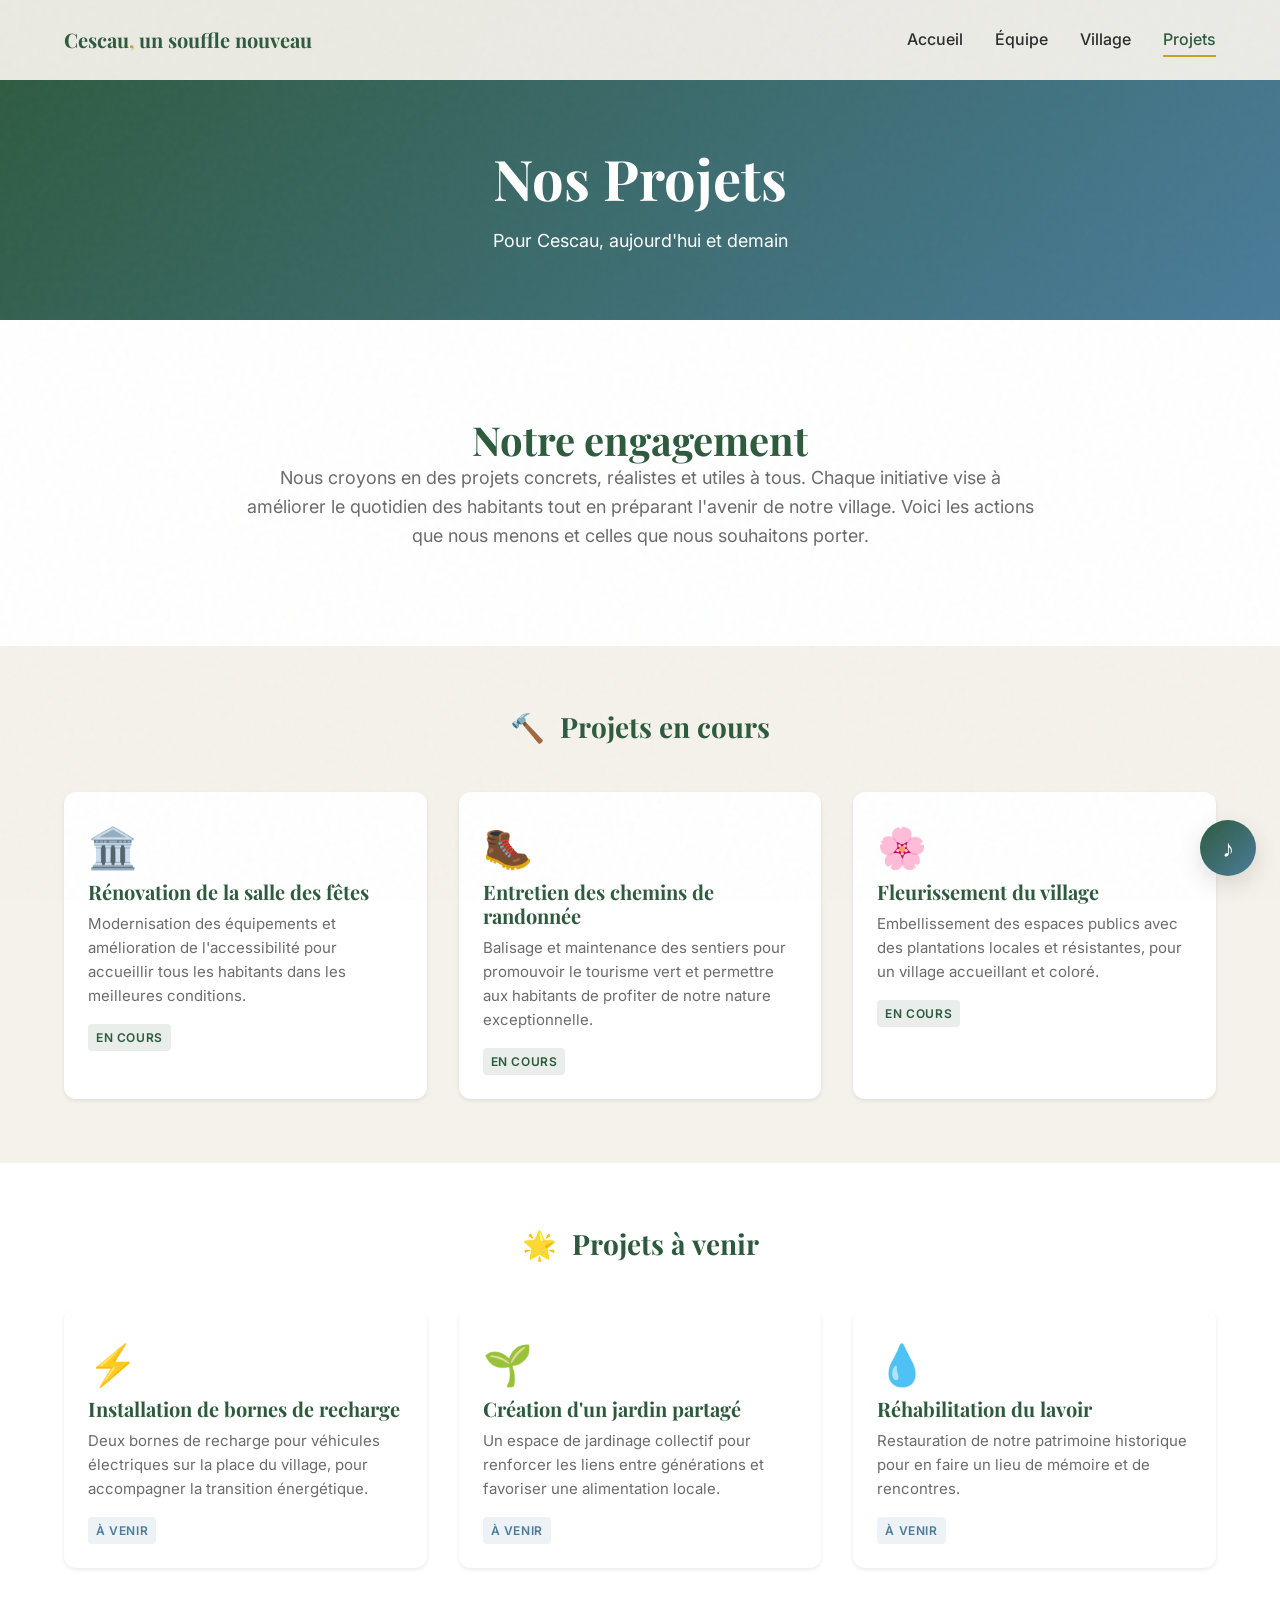
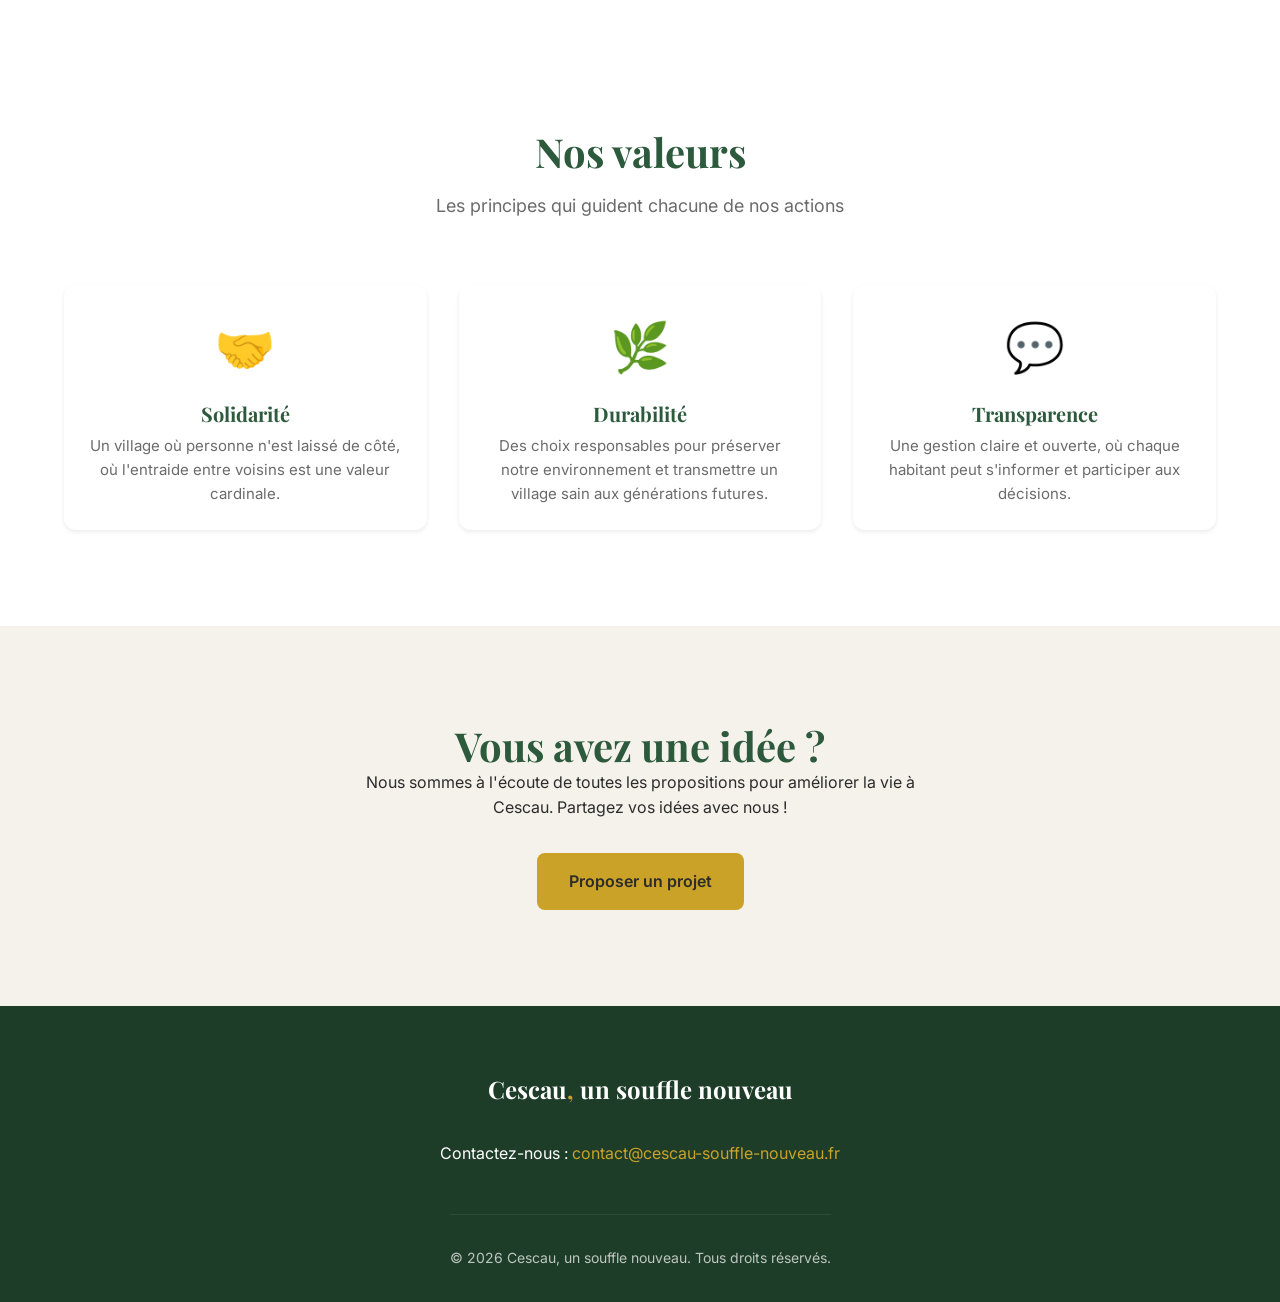
<file: projets.html>
<!DOCTYPE html>
<html lang="fr">
<head>
  <meta charset="UTF-8">
  <meta name="viewport" content="width=device-width, initial-scale=1.0">
  <meta name="description" content="Découvrez les projets de la liste Cescau, un souffle nouveau - Nos actions en cours et nos initiatives pour l'avenir du village.">
  
  <title>Nos Projets - Cescau, un souffle nouveau</title>
  
  <!-- Fonts -->
  <link rel="preconnect" href="https://fonts.googleapis.com">
  <link rel="preconnect" href="https://fonts.gstatic.com" crossorigin>
  <link href="https://fonts.googleapis.com/css2?family=Inter:wght@300;400;500;600;700&family=Playfair+Display:wght@400;500;600;700&display=swap" rel="stylesheet">
  
  <!-- Styles -->
  <link rel="stylesheet" href="css/style.css">
</head>
<body>
  <!-- Header -->
  <header class="header">
    <div class="container">
      <a href="index.html" class="logo">Cescau<span>,</span> un souffle nouveau</a>
      
      <button class="menu-toggle" aria-label="Menu" aria-expanded="false">
        <span></span>
        <span></span>
        <span></span>
      </button>
      
      <nav class="nav" role="navigation">
        <ul class="nav-list">
          <li><a href="index.html" class="nav-link">Accueil</a></li>
          <li><a href="equipe.html" class="nav-link">Équipe</a></li>
          <li><a href="village.html" class="nav-link">Village</a></li>
          <li><a href="projets.html" class="nav-link">Projets</a></li>
        </ul>
      </nav>
    </div>
  </header>

  <main style="transition: opacity 0.15s ease;">
  <!-- Page Hero -->
  <section class="page-hero">
    <div class="container">
      <h1 class="reveal">Nos Projets</h1>
      <p class="reveal">Pour Cescau, aujourd'hui et demain</p>
    </div>
  </section>

  <!-- Introduction -->
  <section class="section" style="background-color: var(--text-light);">
    <div class="container text-center">
      <div class="reveal" style="max-width: 800px; margin: 0 auto;">
        <h2>Notre engagement</h2>
        <p style="font-size: 1.125rem; color: var(--text-muted);">
          Nous croyons en des projets concrets, réalistes et utiles à tous. Chaque initiative 
          vise à améliorer le quotidien des habitants tout en préparant l'avenir de notre village. 
          Voici les actions que nous menons et celles que nous souhaitons porter.
        </p>
      </div>
    </div>
  </section>

  <!-- Current Projects -->
  <div class="projects-section">
    <div class="container">
      <h3 class="reveal"><span class="icon">🔨</span> Projets en cours</h3>
      <div class="grid grid-3" id="projects-current">
        <!-- Current projects will be populated by JavaScript from data/projects.json -->
        <p class="text-center text-muted">Chargement des projets...</p>
      </div>
    </div>
  </div>

  <!-- Upcoming Projects -->
  <div class="projects-section">
    <div class="container">
      <h3 class="reveal"><span class="icon">🌟</span> Projets à venir</h3>
      <div class="grid grid-3" id="projects-upcoming">
        <!-- Upcoming projects will be populated by JavaScript from data/projects.json -->
        <p class="text-center text-muted">Chargement des projets...</p>
      </div>
    </div>
  </div>

  <!-- Values Section -->
  <section class="section" style="background-color: var(--text-light);">
    <div class="container">
      <div class="section-header reveal">
        <h2>Nos valeurs</h2>
        <p>Les principes qui guident chacune de nos actions</p>
      </div>
      
      <div class="grid grid-3">
        <div class="card reveal">
          <div class="card-content text-center">
            <span style="font-size: 3rem; display: block; margin-bottom: var(--space-md);">🤝</span>
            <h4 class="card-title">Solidarité</h4>
            <p class="card-text">Un village où personne n'est laissé de côté, où l'entraide entre voisins est une valeur cardinale.</p>
          </div>
        </div>
        
        <div class="card reveal">
          <div class="card-content text-center">
            <span style="font-size: 3rem; display: block; margin-bottom: var(--space-md);">🌿</span>
            <h4 class="card-title">Durabilité</h4>
            <p class="card-text">Des choix responsables pour préserver notre environnement et transmettre un village sain aux générations futures.</p>
          </div>
        </div>
        
        <div class="card reveal">
          <div class="card-content text-center">
            <span style="font-size: 3rem; display: block; margin-bottom: var(--space-md);">💬</span>
            <h4 class="card-title">Transparence</h4>
            <p class="card-text">Une gestion claire et ouverte, où chaque habitant peut s'informer et participer aux décisions.</p>
          </div>
        </div>
      </div>
    </div>
  </section>

  <!-- Call to Action -->
  <section class="section">
    <div class="container text-center">
      <div class="reveal">
        <h2>Vous avez une idée ?</h2>
        <p style="max-width: 600px; margin: 0 auto var(--space-xl);">
          Nous sommes à l'écoute de toutes les propositions pour améliorer 
          la vie à Cescau. Partagez vos idées avec nous !
        </p>
        <a href="mailto:contact@cescau-souffle-nouveau.fr" class="btn btn-primary">Proposer un projet</a>
      </div>
    </div>
  </section>
  </main>

  <!-- Footer -->
  <footer class="footer">
    <div class="container">
      <div class="footer-content">
        <div class="footer-logo">Cescau<span>,</span> un souffle nouveau</div>
        <p class="footer-contact">
          Contactez-nous : <a href="mailto:contact@cescau-souffle-nouveau.fr">contact@cescau-souffle-nouveau.fr</a>
        </p>
        <p class="footer-bottom">© 2026 Cescau, un souffle nouveau. Tous droits réservés.</p>
      </div>
    </div>
  </footer>

  <!-- Scripts -->
  <script src="js/main.js"></script>
  <script src="js/audio-player.js"></script>
</body>
</html>
</file>
<file: css/style.css>
/* ========================================
   Cescau, un souffle nouveau - Main Styles
   ======================================== */

/* ----------------------------------------
   CSS Custom Properties (Design Tokens)
   ---------------------------------------- */
:root {
  /* Colors - Ariège Mountain Palette */
  --green-forest: #2D5A3D;
  --green-forest-light: #3D7A52;
  --green-forest-dark: #1E3D29;
  --blue-mountain: #4A7C9B;
  --blue-mountain-light: #6A9CB8;
  --blue-mountain-dark: #3A6278;
  --cream: #F5F2EB;
  --cream-dark: #E8E4DA;
  --gold-accent: #C9A227;
  --gold-accent-light: #D9B847;
  --text-dark: #2C2C2C;
  --text-light: #FFFFFF;
  --text-muted: #6B6B6B;
  
  /* Typography */
  --font-heading: 'Playfair Display', Georgia, 'Times New Roman', serif;
  --font-body: 'Inter', -apple-system, BlinkMacSystemFont, 'Segoe UI', Roboto, sans-serif;
  
  /* Spacing */
  --space-xs: 0.25rem;
  --space-sm: 0.5rem;
  --space-md: 1rem;
  --space-lg: 1.5rem;
  --space-xl: 2rem;
  --space-2xl: 3rem;
  --space-3xl: 4rem;
  --space-4xl: 6rem;
  
  /* Borders & Shadows */
  --radius-sm: 4px;
  --radius-md: 8px;
  --radius-lg: 12px;
  --radius-xl: 20px;
  --shadow-sm: 0 2px 4px rgba(0, 0, 0, 0.08);
  --shadow-md: 0 4px 12px rgba(0, 0, 0, 0.1);
  --shadow-lg: 0 8px 24px rgba(0, 0, 0, 0.12);
  --shadow-xl: 0 12px 36px rgba(0, 0, 0, 0.15);
  
  /* Transitions */
  --transition-fast: 0.15s ease;
  --transition-normal: 0.3s ease;
  --transition-slow: 0.5s ease;
  
  /* Layout */
  --container-max: 1200px;
  --header-height: 80px;
}

/* ----------------------------------------
   CSS Reset & Base Styles
   ---------------------------------------- */
*, *::before, *::after {
  box-sizing: border-box;
  margin: 0;
  padding: 0;
}

html {
  scroll-behavior: smooth;
  font-size: 16px;
}

body {
  font-family: var(--font-body);
  font-size: 1rem;
  line-height: 1.6;
  color: var(--text-dark);
  background-color: var(--cream);
  min-height: 100vh;
  overflow-x: hidden;
}

/* Paper texture overlay */
body::before {
  content: '';
  position: fixed;
  top: 0;
  left: 0;
  width: 100%;
  height: 100%;
  pointer-events: none;
  opacity: 0.03;
  background-image: url("data:image/svg+xml,%3Csvg viewBox='0 0 200 200' xmlns='http://www.w3.org/2000/svg'%3E%3Cfilter id='noise'%3E%3CfeTurbulence type='fractalNoise' baseFrequency='0.65' numOctaves='3' stitchTiles='stitch'/%3E%3C/filter%3E%3Crect width='100%25' height='100%25' filter='url(%23noise)'/%3E%3C/svg%3E");
  z-index: 9999;
}

img {
  max-width: 100%;
  height: auto;
  display: block;
}

a {
  color: inherit;
  text-decoration: none;
}

ul, ol {
  list-style: none;
}

button {
  font-family: inherit;
  cursor: pointer;
  border: none;
  background: none;
}

/* ----------------------------------------
   Typography
   ---------------------------------------- */
h1, h2, h3, h4, h5, h6 {
  font-family: var(--font-heading);
  font-weight: 700;
  line-height: 1.2;
  color: var(--green-forest);
}

h1 {
  font-size: clamp(2rem, 5vw, 3.5rem);
}

h2 {
  font-size: clamp(1.75rem, 4vw, 2.5rem);
}

h3 {
  font-size: clamp(1.25rem, 3vw, 1.75rem);
}

h4 {
  font-size: 1.25rem;
}

p {
  margin-bottom: var(--space-md);
}

p:last-child {
  margin-bottom: 0;
}

.text-center {
  text-align: center;
}

.text-muted {
  color: var(--text-muted);
}

/* ----------------------------------------
   Layout & Container
   ---------------------------------------- */
.container {
  width: 100%;
  max-width: var(--container-max);
  margin: 0 auto;
  padding: 0 var(--space-lg);
}

.section {
  padding: var(--space-4xl) 0;
}

.section-header {
  text-align: center;
  margin-bottom: var(--space-3xl);
}

.section-header h2 {
  margin-bottom: var(--space-md);
}

.section-header p {
  font-size: 1.125rem;
  color: var(--text-muted);
  max-width: 600px;
  margin: 0 auto;
}

/* ----------------------------------------
   Header & Navigation
   ---------------------------------------- */
.header {
  position: fixed;
  top: 0;
  left: 0;
  right: 0;
  height: var(--header-height);
  background-color: rgba(245, 242, 235, 0.95);
  backdrop-filter: blur(10px);
  -webkit-backdrop-filter: blur(10px);
  z-index: 1000;
  transition: box-shadow var(--transition-normal);
}

.header.scrolled {
  box-shadow: var(--shadow-md);
}

.header .container {
  display: flex;
  align-items: center;
  justify-content: space-between;
  height: 100%;
}

.logo {
  font-family: var(--font-heading);
  font-size: 1.25rem;
  font-weight: 700;
  color: var(--green-forest);
}

.logo span {
  color: var(--gold-accent);
}

.nav-list {
  display: flex;
  gap: var(--space-xl);
}

.nav-link {
  position: relative;
  font-weight: 500;
  color: var(--text-dark);
  padding: var(--space-sm) 0;
  transition: color var(--transition-fast);
}

.nav-link::after {
  content: '';
  position: absolute;
  bottom: 0;
  left: 0;
  width: 0;
  height: 2px;
  background-color: var(--gold-accent);
  transition: width var(--transition-normal);
}

.nav-link:hover,
.nav-link.active {
  color: var(--green-forest);
}

.nav-link:hover::after,
.nav-link.active::after {
  width: 100%;
}

/* Mobile Menu Button */
.menu-toggle {
  display: none;
  flex-direction: column;
  justify-content: space-between;
  width: 28px;
  height: 20px;
  padding: 0;
}

.menu-toggle span {
  display: block;
  width: 100%;
  height: 2px;
  background-color: var(--text-dark);
  border-radius: 2px;
  transition: var(--transition-normal);
}

.menu-toggle.active span:nth-child(1) {
  transform: rotate(45deg) translate(6px, 6px);
}

.menu-toggle.active span:nth-child(2) {
  opacity: 0;
}

.menu-toggle.active span:nth-child(3) {
  transform: rotate(-45deg) translate(6px, -6px);
}

/* Mobile Navigation */
@media (max-width: 768px) {
  .menu-toggle {
    display: flex;
  }
  
  .nav {
    position: fixed;
    top: var(--header-height);
    left: 0;
    right: 0;
    bottom: 0;
    background-color: rgba(245, 242, 235, 0.98);
    backdrop-filter: blur(20px);
    -webkit-backdrop-filter: blur(20px);
    display: flex;
    align-items: center;
    justify-content: center;
    opacity: 0;
    visibility: hidden;
    transition: var(--transition-normal);
  }
  
  .nav.open {
    opacity: 1;
    visibility: visible;
  }
  
  .nav-list {
    flex-direction: column;
    align-items: center;
    gap: var(--space-xl);
  }
  
  .nav-link {
    font-size: 1.5rem;
  }
}

/* ----------------------------------------
   Hero Section
   ---------------------------------------- */
.hero {
  position: relative;
  min-height: 100vh;
  display: flex;
  align-items: center;
  justify-content: center;
  text-align: center;
  padding: var(--header-height) var(--space-lg) var(--space-2xl);
  overflow: hidden;
}

.hero-background {
  position: absolute;
  top: 0;
  left: 0;
  width: 100%;
  height: 100%;
  z-index: -2;
}

.hero-background img {
  width: 100%;
  height: 100%;
  object-fit: cover;
  object-position: center top;
}

.hero-overlay {
  position: absolute;
  top: 0;
  left: 0;
  width: 100%;
  height: 100%;
  background: linear-gradient(
    180deg,
    rgba(45, 90, 61, 0.7) 0%,
    rgba(74, 124, 155, 0.6) 50%,
    rgba(245, 242, 235, 0.9) 100%
  );
  z-index: -1;
}

.hero-content {
  max-width: 800px;
}

.hero h1 {
  color: var(--text-light);
  margin-bottom: var(--space-lg);
  text-shadow: 0 2px 20px rgba(0, 0, 0, 0.2);
}

.hero-tagline {
  font-size: clamp(1.125rem, 2.5vw, 1.5rem);
  color: rgba(255, 255, 255, 0.9);
  margin-bottom: var(--space-2xl);
  font-weight: 300;
}

/* Page Hero (smaller) */
.page-hero {
  position: relative;
  padding: calc(var(--header-height) + var(--space-3xl)) var(--space-lg) var(--space-3xl);
  text-align: center;
  background: linear-gradient(135deg, var(--green-forest) 0%, var(--blue-mountain) 100%);
  color: var(--text-light);
}

.page-hero h1 {
  color: var(--text-light);
  margin-bottom: var(--space-md);
}

.page-hero p {
  font-size: 1.125rem;
  opacity: 0.9;
  max-width: 600px;
  margin: 0 auto;
}

/* ----------------------------------------
   Buttons
   ---------------------------------------- */
.btn {
  display: inline-flex;
  align-items: center;
  justify-content: center;
  gap: var(--space-sm);
  padding: var(--space-md) var(--space-xl);
  font-size: 1rem;
  font-weight: 600;
  border-radius: var(--radius-md);
  transition: all var(--transition-normal);
}

.btn-primary {
  background-color: var(--gold-accent);
  color: var(--text-dark);
}

.btn-primary:hover {
  background-color: var(--gold-accent-light);
  transform: translateY(-2px);
  box-shadow: var(--shadow-md);
}

.btn-secondary {
  background-color: transparent;
  color: var(--text-light);
  border: 2px solid var(--text-light);
}

.btn-secondary:hover {
  background-color: var(--text-light);
  color: var(--green-forest);
  transform: translateY(-2px);
}

.btn-outline {
  background-color: transparent;
  color: var(--green-forest);
  border: 2px solid var(--green-forest);
}

.btn-outline:hover {
  background-color: var(--green-forest);
  color: var(--text-light);
  transform: translateY(-2px);
}

/* ----------------------------------------
   Cards
   ---------------------------------------- */
.card {
  background-color: var(--text-light);
  border-radius: var(--radius-lg);
  box-shadow: var(--shadow-sm);
  overflow: hidden;
  transition: all var(--transition-normal);
}

.card:hover {
  transform: translateY(-4px);
  box-shadow: var(--shadow-lg);
}

.card-image {
  position: relative;
  overflow: hidden;
  aspect-ratio: 4/3;
}

.card-image img {
  width: 100%;
  height: 100%;
  object-fit: cover;
  transition: transform var(--transition-slow);
}

.card:hover .card-image img {
  transform: scale(1.05);
}

.card-content {
  padding: var(--space-lg);
}

.card-title {
  font-size: 1.25rem;
  margin-bottom: var(--space-sm);
}

.card-text {
  color: var(--text-muted);
  font-size: 0.9375rem;
}

/* Team Card */
.team-card {
  text-align: center;
}

.team-card .card-image {
  aspect-ratio: 1;
  border-radius: 50%;
  margin: var(--space-lg) auto 0;
  width: 180px;
  height: 180px;
}

.team-card .card-content {
  padding-top: var(--space-md);
}

.team-card .card-role {
  color: var(--gold-accent);
  font-weight: 600;
  font-size: 0.875rem;
  text-transform: uppercase;
  letter-spacing: 0.05em;
  margin-bottom: var(--space-sm);
}

/* Project Card */
.project-card {
  display: flex;
  flex-direction: column;
}

.project-card .card-icon {
  font-size: 2.5rem;
  margin-bottom: var(--space-md);
}

.project-card .card-status {
  display: inline-flex;
  align-items: center;
  gap: var(--space-xs);
  padding: var(--space-xs) var(--space-sm);
  background-color: var(--cream);
  border-radius: var(--radius-sm);
  font-size: 0.75rem;
  font-weight: 600;
  text-transform: uppercase;
  letter-spacing: 0.05em;
  margin-top: auto;
}

.project-card .card-status.current {
  background-color: rgba(45, 90, 61, 0.1);
  color: var(--green-forest);
}

.project-card .card-status.upcoming {
  background-color: rgba(74, 124, 155, 0.1);
  color: var(--blue-mountain);
}

/* Preview Card (Homepage) */
.preview-card {
  position: relative;
}

.preview-card .card-link {
  position: absolute;
  inset: 0;
  z-index: 1;
}

.preview-card .card-arrow {
  position: absolute;
  bottom: var(--space-lg);
  right: var(--space-lg);
  width: 40px;
  height: 40px;
  background-color: var(--gold-accent);
  border-radius: 50%;
  display: flex;
  align-items: center;
  justify-content: center;
  color: var(--text-dark);
  transition: var(--transition-normal);
}

.preview-card:hover .card-arrow {
  transform: translateX(4px);
}

/* ----------------------------------------
   Grid Layouts
   ---------------------------------------- */
.grid {
  display: grid;
  gap: var(--space-xl);
}

.grid-2 {
  grid-template-columns: repeat(2, 1fr);
}

.grid-3 {
  grid-template-columns: repeat(3, 1fr);
}

.grid-4 {
  grid-template-columns: repeat(4, 1fr);
}

@media (max-width: 1024px) {
  .grid-4 {
    grid-template-columns: repeat(3, 1fr);
  }
}

@media (max-width: 768px) {
  .grid-2,
  .grid-3,
  .grid-4 {
    grid-template-columns: repeat(2, 1fr);
  }
}

@media (max-width: 480px) {
  .grid-2,
  .grid-3,
  .grid-4 {
    grid-template-columns: 1fr;
  }
}

/* ----------------------------------------
   Gallery
   ---------------------------------------- */
.gallery-grid {
  display: grid;
  grid-template-columns: repeat(auto-fill, minmax(280px, 1fr));
  gap: var(--space-lg);
}

.gallery-item {
  position: relative;
  border-radius: var(--radius-lg);
  overflow: hidden;
  cursor: pointer;
  aspect-ratio: 4/3;
}

.gallery-item.featured {
  grid-column: span 2;
  grid-row: span 2;
  aspect-ratio: auto;
}

.gallery-item img {
  width: 100%;
  height: 100%;
  object-fit: cover;
  transition: transform var(--transition-slow);
}

.gallery-item:hover img {
  transform: scale(1.05);
}

.gallery-item .gallery-caption {
  position: absolute;
  bottom: 0;
  left: 0;
  right: 0;
  padding: var(--space-lg);
  background: linear-gradient(transparent, rgba(0, 0, 0, 0.7));
  color: var(--text-light);
  transform: translateY(100%);
  transition: transform var(--transition-normal);
}

.gallery-item:hover .gallery-caption {
  transform: translateY(0);
}

/* Featured Ken Burns effect */
.gallery-item.featured img {
  animation: kenBurns 20s ease-in-out infinite alternate;
}

@keyframes kenBurns {
  0% {
    transform: scale(1) translate(0, 0);
  }
  100% {
    transform: scale(1.1) translate(-2%, -2%);
  }
}

@media (max-width: 768px) {
  .gallery-item.featured {
    grid-column: span 1;
    grid-row: span 1;
    aspect-ratio: 4/3;
  }
}

/* ----------------------------------------
   Lightbox
   ---------------------------------------- */
.lightbox {
  position: fixed;
  top: 0;
  left: 0;
  right: 0;
  bottom: 0;
  background-color: rgba(0, 0, 0, 0.95);
  display: flex;
  align-items: center;
  justify-content: center;
  z-index: 2000;
  opacity: 0;
  visibility: hidden;
  transition: var(--transition-normal);
}

.lightbox.active {
  opacity: 1;
  visibility: visible;
}

.lightbox-content {
  position: relative;
  max-width: 90vw;
  max-height: 90vh;
  transform: scale(0.9);
  transition: transform var(--transition-normal);
}

.lightbox.active .lightbox-content {
  transform: scale(1);
}

.lightbox-content img {
  max-width: 100%;
  max-height: 90vh;
  border-radius: var(--radius-md);
}

.lightbox-caption {
  position: absolute;
  bottom: -40px;
  left: 0;
  right: 0;
  text-align: center;
  color: var(--text-light);
  font-size: 1.125rem;
}

.lightbox-close {
  position: absolute;
  top: 20px;
  right: 20px;
  width: 50px;
  height: 50px;
  background-color: rgba(255, 255, 255, 0.1);
  border-radius: 50%;
  display: flex;
  align-items: center;
  justify-content: center;
  color: var(--text-light);
  font-size: 1.5rem;
  transition: var(--transition-normal);
  z-index: 2001;
}

.lightbox-close:hover {
  background-color: rgba(255, 255, 255, 0.2);
  transform: rotate(90deg);
}

/* ----------------------------------------
   Audio Player
   ---------------------------------------- */
.audio-player {
  position: fixed;
  bottom: var(--space-lg);
  right: var(--space-lg);
  z-index: 1500;
}

.audio-toggle {
  width: 56px;
  height: 56px;
  background: linear-gradient(135deg, var(--green-forest) 0%, var(--blue-mountain) 100%);
  border-radius: 50%;
  display: flex;
  align-items: center;
  justify-content: center;
  color: var(--text-light);
  font-size: 1.5rem;
  box-shadow: var(--shadow-lg);
  transition: var(--transition-normal);
}

.audio-toggle:hover {
  transform: scale(1.1);
}

.audio-toggle.playing {
  animation: pulse 2s ease-in-out infinite;
}

@keyframes pulse {
  0%, 100% {
    box-shadow: var(--shadow-lg), 0 0 0 0 rgba(45, 90, 61, 0.4);
  }
  50% {
    box-shadow: var(--shadow-lg), 0 0 0 15px rgba(45, 90, 61, 0);
  }
}

.audio-panel {
  position: absolute;
  bottom: 70px;
  right: 0;
  width: 280px;
  background-color: var(--text-light);
  border-radius: var(--radius-lg);
  box-shadow: var(--shadow-xl);
  padding: var(--space-lg);
  opacity: 0;
  visibility: hidden;
  transform: translateY(10px);
  transition: var(--transition-normal);
}

.audio-panel.open {
  opacity: 1;
  visibility: visible;
  transform: translateY(0);
}

.audio-panel-header {
  display: flex;
  align-items: center;
  gap: var(--space-md);
  margin-bottom: var(--space-md);
}

.audio-panel-icon {
  width: 48px;
  height: 48px;
  background: linear-gradient(135deg, var(--green-forest) 0%, var(--blue-mountain) 100%);
  border-radius: var(--radius-md);
  display: flex;
  align-items: center;
  justify-content: center;
  color: var(--text-light);
  font-size: 1.25rem;
}

.audio-panel-title {
  font-size: 0.875rem;
  font-weight: 600;
  color: var(--text-dark);
}

.audio-panel-subtitle {
  font-size: 0.75rem;
  color: var(--text-muted);
}

.audio-controls {
  display: flex;
  align-items: center;
  justify-content: center;
  gap: var(--space-md);
}

.audio-play-btn {
  width: 48px;
  height: 48px;
  background-color: var(--gold-accent);
  border-radius: 50%;
  display: flex;
  align-items: center;
  justify-content: center;
  color: var(--text-dark);
  font-size: 1.25rem;
  transition: var(--transition-normal);
}

.audio-play-btn:hover {
  background-color: var(--gold-accent-light);
  transform: scale(1.1);
}

.audio-volume {
  width: 100%;
  margin-top: var(--space-md);
}

.audio-volume input[type="range"] {
  width: 100%;
  height: 4px;
  -webkit-appearance: none;
  background: var(--cream-dark);
  border-radius: 2px;
  outline: none;
}

.audio-volume input[type="range"]::-webkit-slider-thumb {
  -webkit-appearance: none;
  width: 16px;
  height: 16px;
  background: var(--green-forest);
  border-radius: 50%;
  cursor: pointer;
  transition: var(--transition-fast);
}

.audio-volume input[type="range"]::-webkit-slider-thumb:hover {
  transform: scale(1.2);
}

/* ----------------------------------------
   Footer
   ---------------------------------------- */
.footer {
  background-color: var(--green-forest-dark);
  color: var(--text-light);
  padding: var(--space-3xl) 0 var(--space-xl);
}

.footer-content {
  display: flex;
  flex-direction: column;
  align-items: center;
  text-align: center;
  gap: var(--space-xl);
}

.footer-logo {
  font-family: var(--font-heading);
  font-size: 1.5rem;
  font-weight: 700;
}

.footer-logo span {
  color: var(--gold-accent);
}

.footer-contact a {
  color: var(--gold-accent);
  transition: color var(--transition-fast);
}

.footer-contact a:hover {
  color: var(--gold-accent-light);
}

.footer-bottom {
  padding-top: var(--space-xl);
  border-top: 1px solid rgba(255, 255, 255, 0.1);
  font-size: 0.875rem;
  opacity: 0.7;
}

/* ----------------------------------------
   Scroll Animations
   ---------------------------------------- */
.reveal {
  opacity: 0;
  transform: translateY(30px);
  transition: opacity var(--transition-slow), transform var(--transition-slow);
}

.reveal.active {
  opacity: 1;
  transform: translateY(0);
}

/* Staggered delays for grid items */
.grid .reveal:nth-child(1) { transition-delay: 0s; }
.grid .reveal:nth-child(2) { transition-delay: 0.1s; }
.grid .reveal:nth-child(3) { transition-delay: 0.2s; }
.grid .reveal:nth-child(4) { transition-delay: 0.3s; }
.grid .reveal:nth-child(5) { transition-delay: 0.4s; }
.grid .reveal:nth-child(6) { transition-delay: 0.5s; }
.grid .reveal:nth-child(7) { transition-delay: 0.6s; }
.grid .reveal:nth-child(8) { transition-delay: 0.7s; }
.grid .reveal:nth-child(9) { transition-delay: 0.8s; }
.grid .reveal:nth-child(10) { transition-delay: 0.9s; }

/* ----------------------------------------
   Intro Section
   ---------------------------------------- */
.intro {
  background-color: var(--text-light);
}

.intro-content {
  display: grid;
  grid-template-columns: 1fr 1fr;
  gap: var(--space-3xl);
  align-items: center;
}

.intro-text h2 {
  margin-bottom: var(--space-lg);
}

.intro-text p {
  font-size: 1.125rem;
  color: var(--text-muted);
}

.intro-image {
  border-radius: var(--radius-xl);
  overflow: hidden;
  box-shadow: var(--shadow-lg);
}

.intro-image img {
  width: 100%;
  height: 400px;
  object-fit: cover;
}

@media (max-width: 768px) {
  .intro-content {
    grid-template-columns: 1fr;
    gap: var(--space-xl);
  }
  
  .intro-image {
    order: -1;
  }
  
  .intro-image img {
    height: 250px;
  }
}

/* ----------------------------------------
   Projects Sections
   ---------------------------------------- */
.projects-section {
  padding: var(--space-3xl) 0;
}

.projects-section:nth-child(even) {
  background-color: var(--text-light);
}

.projects-section h3 {
  text-align: center;
  margin-bottom: var(--space-2xl);
  color: var(--green-forest);
}

.projects-section h3 .icon {
  margin-right: var(--space-sm);
}

/* ----------------------------------------
   Utility Classes
   ---------------------------------------- */
.sr-only {
  position: absolute;
  width: 1px;
  height: 1px;
  padding: 0;
  margin: -1px;
  overflow: hidden;
  clip: rect(0, 0, 0, 0);
  white-space: nowrap;
  border: 0;
}

.mt-sm { margin-top: var(--space-sm); }
.mt-md { margin-top: var(--space-md); }
.mt-lg { margin-top: var(--space-lg); }
.mt-xl { margin-top: var(--space-xl); }
.mt-2xl { margin-top: var(--space-2xl); }

.mb-sm { margin-bottom: var(--space-sm); }
.mb-md { margin-bottom: var(--space-md); }
.mb-lg { margin-bottom: var(--space-lg); }
.mb-xl { margin-bottom: var(--space-xl); }
.mb-2xl { margin-bottom: var(--space-2xl); }
</file>
